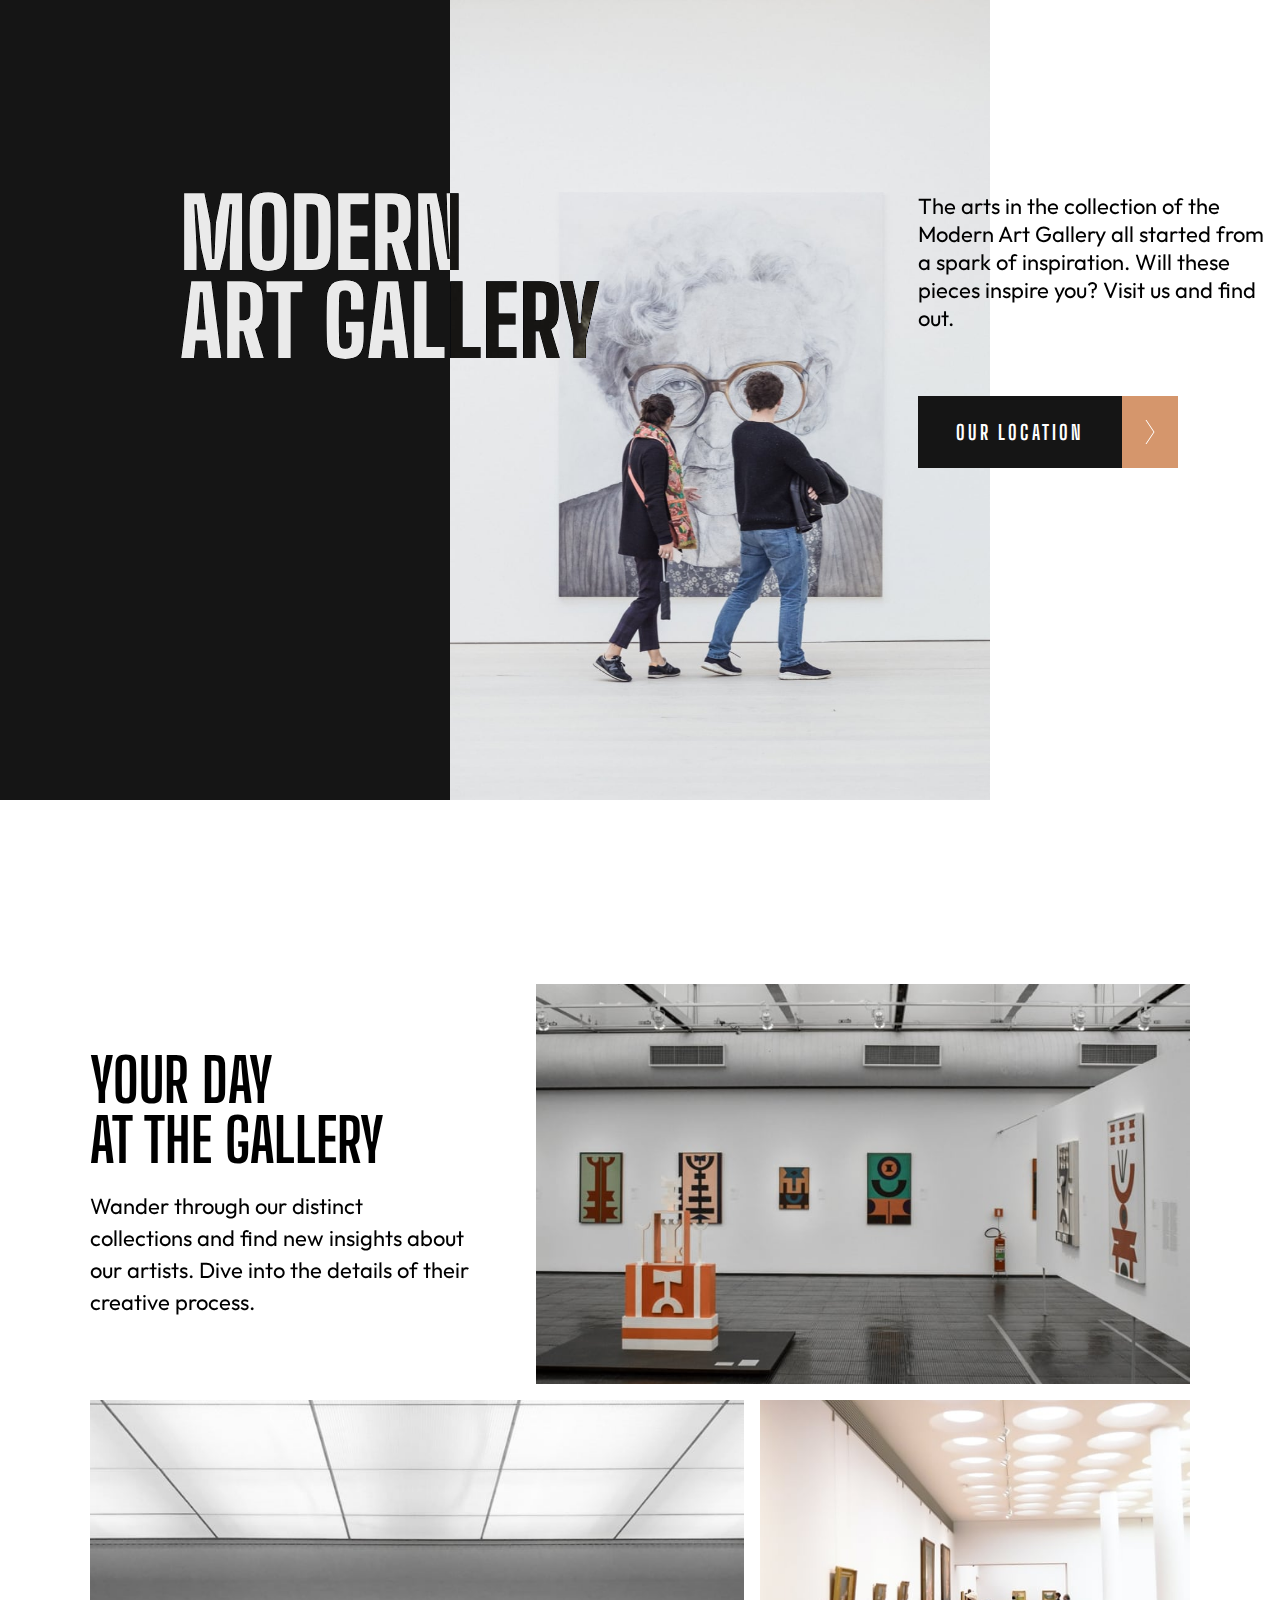
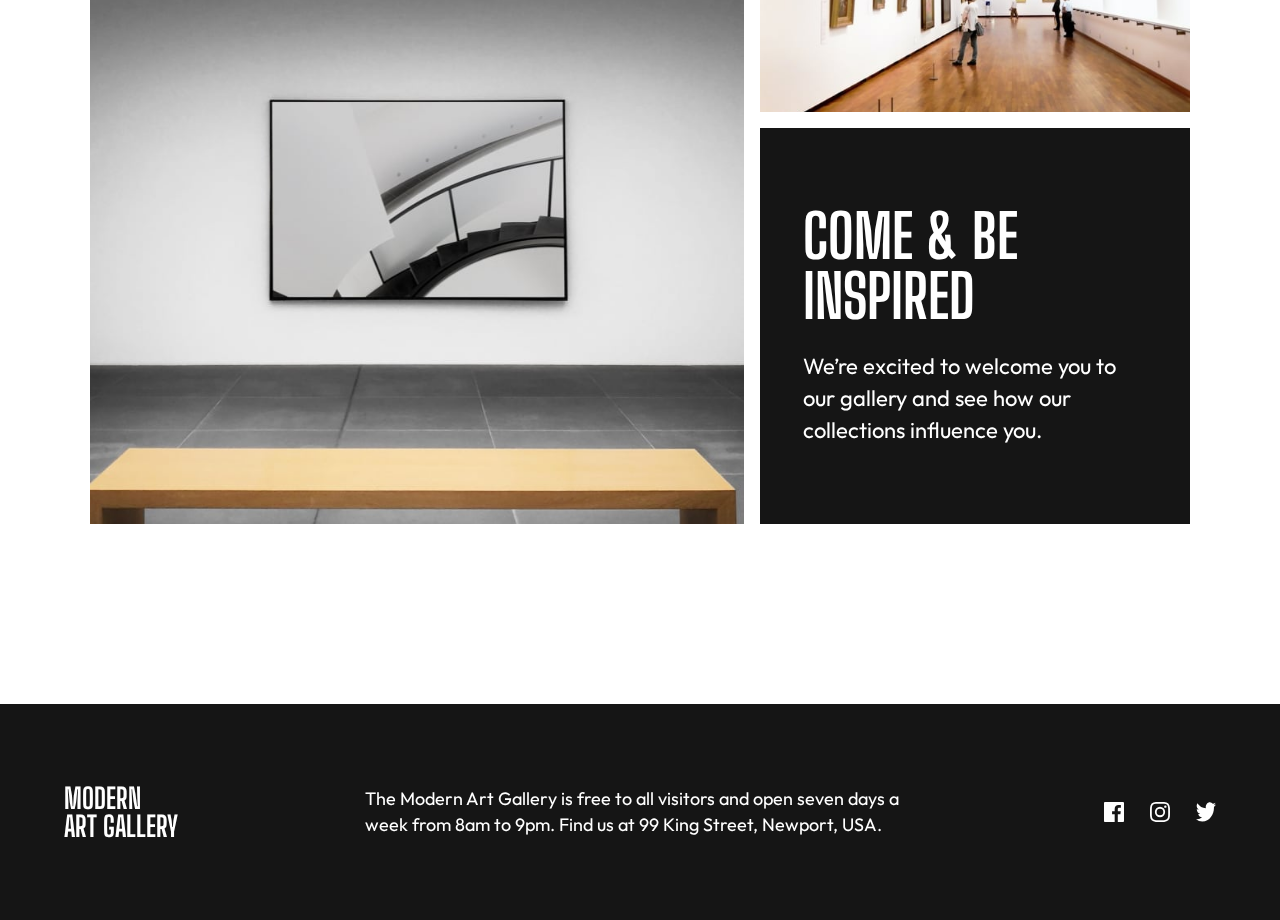
<file: index.html>
<!DOCTYPE html>
<html lang="en">

<head>
  <meta charset="UTF-8">
  <meta name="viewport" content="width=device-width, initial-scale=1.0">

  <link rel="preconnect" href="https://fonts.googleapis.com">
  <link rel="preconnect" href="https://fonts.gstatic.com" crossorigin>
  <link
    href="https://fonts.googleapis.com/css2?family=Big+Shoulders+Display:wght@400;700;800&family=Kumbh+Sans:wght@400;700&family=Outfit:wght@300&display=swap"
    rel="stylesheet">
  <title>Frontend Mentor | Art gallery website</title>
  <link rel="stylesheet" media="(max-width: 699px)" href="mobile.css">
  <link rel="stylesheet" media="(min-width: 700px) and (max-width: 1200px)" href="tablet.css">
  <link rel="stylesheet" media="(min-width: 1201px)" href="desktop.css">

</head>

<body>
  <header>
    <div class="header-BlackBlock"></div>
    <picture>
      <source media="(min-width: 2000px)" srcset="assets/desktop/image-hero@2x.jpg">
      <source media="(min-width: 1400px)" srcset="assets/desktop/image-hero.jpg">
      <source media="(min-width: 790px)" srcset="assets/tablet/image-hero@2x.jpg">
      <source media="(min-width: 700px )" srcset="assets/tablet/image-hero.jpg">
      <source media="(min-width: 376px)" srcset="assets/mobile/image-hero@2x.jpg">
      <img src="assets/mobile/image-hero.jpg" class="header-Image" alt="">
    </picture>

    <section class="header-TextWrapper">
      <h1 class="header-MainTitle difference">
        Modern <span class="art-gallery-textSpan">Art Gallery</span>
      </h1>

      <p class="header-Description">
        The arts in the collection of the Modern Art Gallery all started
        from a spark of inspiration. Will these pieces inspire you? Visit
        us and find out.
      </p>

      <div class="header-Location-OuterWrapper">
        <a href="location.html">
          <div class="header-Location-InnerWrapper">
            <h1>Our location</h1>
          </div>
        </a>
        <a href="location.html">
          <div class="rightArrow-Container">
            <img src="assets/icon-arrow-right.svg" alt="">
          </div>
        </a>
      </div>
    </section>

  </header>

  <main>

    <picture class="picture-1">
      <source media="(min-width: 2000px)" srcset="assets/desktop/image-grid-1@2x.jpg">
      <source media="(min-width: 1400px)" srcset="assets/desktop/image-grid-1.jpg">
      <source media="(min-width: 790px)" srcset="assets/tablet/image-grid-1@2x.jpg">
      <source media="(min-width: 700px)" srcset="assets/tablet/image-grid-1.jpg">
      <source media="(min-width: 376px)" srcset="assets/mobile/image-grid-1@2x.jpg">
      <img class="image-grid-1 grid-image" src="assets/mobile/image-grid-1.jpg" alt="">
    </picture>

    <section class="mainBody-Section-Top">
      <h1 class="mainBody-Heading-1">
        Your day <span class="heading1-textSpan">at the gallery</span>
      </h1>

      <p class="mainBody-Description-1">
        Wander through our distinct collections and find new insights about
        our artists. Dive into the details of their creative process.
      </p>
    </section>
    <picture class="picture-2">
      <source media="(min-width: 2000px)" srcset="assets/desktop/image-grid-2@2x.jpg">
      <source media="(min-width: 1400px)" srcset="assets/desktop/image-grid-2.jpg">
      <source media="(min-width: 790px)" srcset="assets/tablet/image-grid-2@2x.jpg">
      <source media="(min-width: 700px)" srcset="assets/tablet/image-grid-2.jpg">
      <source media="(min-width: 376px)" srcset="assets/mobile/image-grid-2@2x.jpg">
      <img class="image-grid-2 grid-image" src="assets/mobile/image-grid-2.jpg" alt="">
    </picture>

    <picture class="picture-3">
      <source media="(min-width: 2000px)" srcset="assets/desktop/image-grid-3@2x.jpg">
      <source media="(min-width: 1400px)" srcset="assets/desktop/image-grid-3.jpg">
      <source media="(min-width: 790px)" srcset="assets/tablet/image-grid-3@2x.jpg">
      <source media="(min-width: 700px)" srcset="assets/tablet/image-grid-3.jpg">
      <source media="(min-width: 376px)" srcset="assets/mobile/image-grid-3@2x.jpg">
      <img class="image-grid-3 grid-image" src="assets/mobile/image-grid-3.jpg" alt="">
    </picture>

    <section class="mainBody-Section-Bottom">
      <div class="mainBody-Bottom-textWrapper">
        <h1 class="mainBody-Heading-2">
          Come &amp; be inspired
        </h1>

        <p class="mainBody-Description2">
          We’re excited to welcome you to our gallery and see how our collections
          influence you.
        </p>
      </div>
    </section>
  </main>

  <footer>
    <h1 class="footer-MainTitle PageTitle">
      Modern <span class="art-gallery-textSpan">Art Gallery</span>
    </h1>

    <p class="footer-Description">
      The Modern Art Gallery is free to all visitors and open seven days a week
      from 8am to 9pm. Find us at 99 King Street, Newport, USA.
    </p>

    <div class="socialMedia-icons">
      <img src="assets/icon-facebook.svg" alt="facebook icon">
      <img src="assets/icon-instagram.svg" alt="instagram icon">
      <img src="assets/icon-twitter.svg" alt="twitter icon">
    </div>
  </footer>

</body>

</html>
</file>
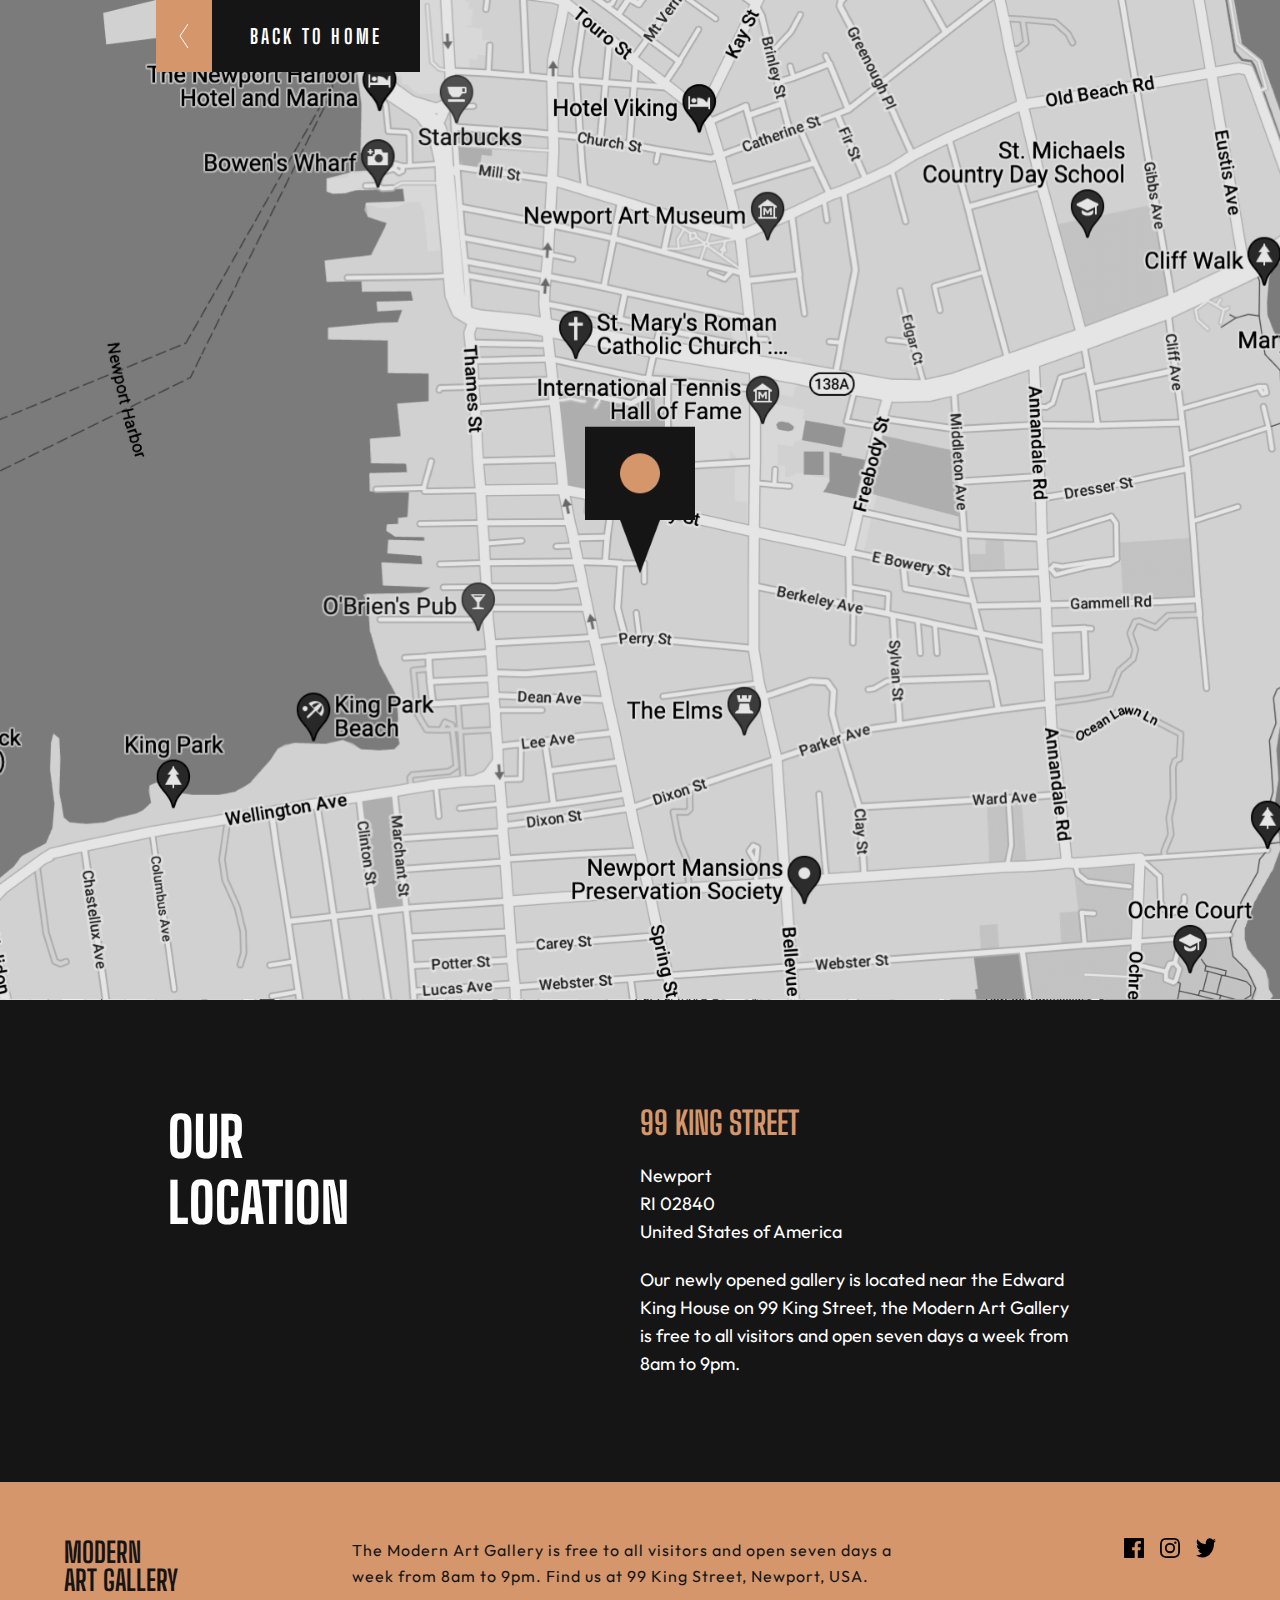
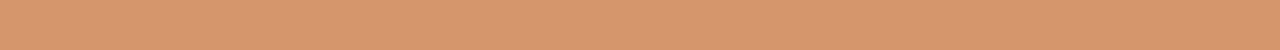
<file: location.html>
<!DOCTYPE html>
<html lang="en">

<head>
  <meta charset="UTF-8">
  <meta name="viewport" content="width=device-width, initial-scale=1.0">

  <link rel="icon" type="image/png" sizes="32x32" href="./assets/favicon-32x32.png">

  <link rel="preconnect" href="https://fonts.googleapis.com">
  <link rel="preconnect" href="https://fonts.gstatic.com" crossorigin>
  <link
    href="https://fonts.googleapis.com/css2?family=Big+Shoulders+Display:wght@400;700;800&family=Kumbh+Sans:wght@400;700&family=Outfit:wght@300&display=swap"
    rel="stylesheet">
  <title>Frontend Mentor | Art gallery website</title>
  <link rel="stylesheet" media="(max-width: 699px)" href="location-mobile.css">
  <link rel="stylesheet" media="(min-width: 700px) and (max-width: 1200px)" href="location-tablet.css">
  <link rel="stylesheet" media="(min-width: 1201px)" href="location-desktop.css">


</head>

<body>

  <section class="map-Section">
    <div class="backHome-OuterWrapper">
      <a href="index.html">
        <div class="leftArrow-Container">
          <img src="assets/icon-arrow-left.svg" alt="">
        </div>
      </a>
      <a href="index.html">
        <div class="backHome-InnerWrapper">
          <h1>Back to Home</h1>
        </div>
      </a>
    </div>

    <picture class="map-Wrapper">
      <source media="(min-width: 2000px)" srcset="assets/desktop/image-map@2x.png">
      <source media="(min-width: 1400px)" srcset="assets/desktop/image-map.png">
      <source media="(min-width: 790px)" srcset="assets/tablet/image-map@2x.png">
      <source media="(min-width: 700px)" srcset="assets/tablet/image-map.png">
      <source media="(min-width: 376px)" srcset="assets/mobile/image-map@2x.png">
      <img class="map-Image" src="assets/mobile/image-map.png" alt="">
    </picture>
  </section>

  <section class="address-Section">
    <h1 class="ourLocation-Header">Our location</h1>
    <p class="address">
      <span class="address-Street">99 King Street</span>
      <span>Newport</span>
      <span>RI 02840</span>
      <span>United States of America</span>
    </p>

    <p class="advisory">
      Our newly opened gallery is located near the Edward King House on 99 King
      Street, the Modern Art Gallery is free to all visitors and open seven days
      a week from 8am to 9pm.
    </p>
  </section>

  <footer>
    <h1 class="footer-MainTitle PageTitle">
      Modern <span class="art-gallery-textSpan">Art Gallery</span>
    </h1>

    <p class="footer-Description">
      The Modern Art Gallery is free to all visitors and open seven days a week
      from 8am to 9pm. Find us at 99 King Street, Newport, USA.
    </p>

    <div class="socialMedia-icons">
      <img src="assets/icon-facebook.svg" alt="facebook icon">
      <img src="assets/icon-instagram.svg" alt="instagram icon">
      <img src="assets/icon-twitter.svg" alt="twitter icon">
    </div>
  </footer>

</body>

</html>
</file>
<file: mobile.css>
/* Variables */
:root {
    font-size: 14px;
    --clr-whiskey: #d5966c;
    --clr-nero: #151515;
    --clr-charcoal: #444444;
    --clr-white: #ffffff;
    --font-BigShouldersDisplay: 'Big Shoulders Display', Helvetica, sans-serif;
}

* {
    font-family: 'Outfit', sans-serif;
}

/* || Resetting ||*/
/* Box-sizing */
*,
*::before,
*::after {
    box-sizing: border-box;
}

/* Remove default margin */
html,
body,
nav,
h1,
h2,
h3,
h4,
p{
  margin: 0;
}

/* COMPONENTS */

body {
    width: 100%;
}

.header-Image {
    width: 100%;
}

h1, 
.art-gallery-textSpan {
    font-family: var(--font-BigShouldersDisplay);
    text-transform: uppercase;
}

.header-TextWrapper {
    margin: 2rem 1rem;
}

.header-MainTitle {
    font-size: 3.75rem;
    font-weight: 800;
    line-height: 3.5rem;
}

.art-gallery-textSpan {
    display: block;
}

.header-Description {
    margin: 2rem 0;
    font-size: 1.125rem;
}

.header-Location-OuterWrapper {
    display: flex;
}

.header-Location-InnerWrapper {
    display: flex;
    justify-content: center;
    align-items: center;
    background-color: var(--clr-nero);
    color: var(--clr-white);
    width: 12.75rem;
    height: 4.5rem;
}

.header-Location-InnerWrapper h1 {
    font-size: 1.25rem;
    letter-spacing: 0.2rem;
}

.rightArrow-Container {
    background-color: var(--clr-whiskey);
    width: 3.5rem;
    height: 4.5rem;
    display: flex;
    justify-content: center;
    align-items: center;
}

main {
    margin: 7.5rem 1rem;
}

.grid-image {
    width: 100%;
}

.mainBody-Section-Top {
    margin: 1.5rem 0 2rem;
}

.mainBody-Heading-1 {
    font-size: 3.125rem;
    line-height: 2.8rem;
    margin-bottom: 1.3rem;
}

.heading1-textSpan {
    font-family: var(--font-BigShouldersDisplay);
    display: block;
}

.mainBody-Description-1 {
    font-size: 1.125rem;
    line-height: 1.75rem;
}

.image-grid-2 {
    margin-bottom: 1rem;
}

.image-grid-3 {
    margin-bottom: 1rem;
}

.mainBody-Section-Bottom {
    background-color: var(--clr-nero);
    height: 18.3rem;
    display: flex;
    flex-direction: column;
    justify-content: center;
}

.mainBody-Bottom-textWrapper {
    color: var(--clr-white);
    padding: 0 1.5rem;
}

.mainBody-Heading-2 {
    font-size: 3.125rem;
    line-height: 2.8rem;
    color: var(--clr-white);
    margin-bottom: 1.5rem;
}

.mainBody-Description2 {
    font-size: 1.125rem;
    line-height: 1.75rem;
}

footer {
    background-color: var(--clr-nero);
    color: var(--clr-white);
    padding: 3rem 2rem;
    height: 21rem;
    display: flex;
    flex-direction: column;
    justify-content: space-between;
}

.footer-MainTitle {
    font-size: 1.75rem;
    line-height: 1.75rem;
}

.footer-Description {
    font-size: 1rem;
    line-height: 1.6rem;
}

.socialMedia-icons {
    display: flex;
    width: 7rem;
    justify-content: space-between;
}
</file>
<file: tablet.css>
/* Variables */
    :root {
        font-size: 16px;
        --clr-whiskey: #d5966c;
        --clr-nero: #151515;
        --clr-charcoal: #444444;
        --clr-white: #ffffff;
        --font-BigShouldersDisplay: 'Big Shoulders Display', Helvetica, sans-serif;
    }
    
    * {
        font-family: 'Outfit', sans-serif;
    }
    
    /* || Resetting ||*/
    /* Box-sizing */
    *,
    *::before,
    *::after {
        box-sizing: border-box;
    }
    
    /* Removing default styling of anchor tag */
    a, a:hover, a:focus, a:active {
        text-decoration: none;
        color: inherit;
        font-family: inherit;
    }


    /* Remove default margin */
    html,
    body,
    nav,
    h1,
    h2,
    h3,
    h4,
    p{
      margin: 0;
    }
    
    /* COMPONENTS */
    
    body {
        width: 100%;
    }
    
        @media (min-width: 775px) {
            header,
            main {
                margin-left: 5%;
                margin-right: 5%;
            }
        }

    header {
        display: flex;
        align-items: center;
    }

    .header-Image {
        max-height: 43.75rem;
    }
    
    .header-TextWrapper {
        margin-left: -3.8rem;
        margin-right: .3rem;
        width: 24rem;
    }
        @media (min-width: 760px) {
            .header-TextWrapper {
                margin-left: -3.8rem;
            }
        }
        @media (min-width: 820px) and (max-width: 950px) {
            .header-TextWrapper {
                max-width: 28rem;
            }
        }

        @media (min-width: 951px) {
            .header-TextWrapper {
                margin: 0 auto;
                max-width: 28rem;
            }
        }

    h1, 
    .art-gallery-textSpan {
        font-family: var(--font-BigShouldersDisplay);
        text-transform: uppercase;
    }
    
    .header-MainTitle {
        font-size: 4.3rem;
        font-weight: 800;
        line-height: 4rem;
    }
    
    .art-gallery-textSpan {
        display: block;
    }
    
    .header-Description {
        margin: 3rem 0;
        font-size: 1.125rem;
        line-height: 1.75rem;
    }
    
    .header-Location-OuterWrapper {
        display: flex;
    }
    
    .header-Location-InnerWrapper {
        display: flex;
        justify-content: center;
        align-items: center;
        background-color: var(--clr-nero);
        color: var(--clr-white);
        width: 12.75rem;
        height: 4.5rem;
    }
    
    .header-Location-InnerWrapper h1 {
        font-size: 1.25rem;
        letter-spacing: 0.2rem;
    }
    
    .rightArrow-Container {
        background-color: var(--clr-whiskey);
        width: 3.5rem;
        height: 4.5rem;
        display: flex;
        justify-content: center;
        align-items: center;
    }
    
    main {
        margin: 7.5rem 2.5rem;
        display: grid;
        grid-template-columns: repeat(5, 1fr);
        grid-template-rows: 25rem 19.5rem 24.75rem;
        gap: 1rem;
    }
    
    .grid-image {
        width: 100%;
        height: 100%;
        object-fit: cover;
    }
    
    .mainBody-Section-Top {
        margin: auto 0;
        height: 100%;
        grid-column-start: 1;
        grid-column-end: 3;
        grid-row-start: 1;
        grid-row-end: 2;
        display: flex;
        flex-direction: column;
        justify-content: center;
    }
    
    .mainBody-Heading-1 {
        font-size: 3.125rem;
        line-height: 2.8rem;
        margin-bottom: 1.3rem;
        width: 80%;
    }
    
    .heading1-textSpan {
        font-family: var(--font-BigShouldersDisplay);
        display: block;
    }
    
    .mainBody-Description-1 {
        font-size: 1.125rem;
        line-height: 1.75rem;
        width: 88%;
    }
    
    .picture-1 {
        grid-column-start: 3;
        grid-column-end: 6;
        grid-row-start: 1;
        grid-row-end: 2;
    }

    .picture-2 {
        grid-column-start: 1;
        grid-column-end: 4;
        grid-row-start: 2;
        grid-row-end: 4;
    }

    .picture-3 {
        grid-column-start: 4;
        grid-column-end: 6;
        grid-row-start: 2;
        grid-row-end: 3;
    }

    .mainBody-Section-Bottom {
        background-color: var(--clr-nero);
        height: 100%;
        grid-column-start: 4;
        grid-column-end: 6;
        grid-row-start: 3;
        grid-row-end: 4;
        display: flex;
        flex-direction: column;
        justify-content: center;
        align-items: center;
    }
    
    .mainBody-Bottom-textWrapper {
        color: var(--clr-white);
        padding: 0 10%;
    }
    
    .mainBody-Heading-2 {
        font-size: 3.125rem;
        line-height: 2.8rem;
        color: var(--clr-white);
        margin-bottom: 1.5rem;
    }
    
    .mainBody-Description2 {
        font-size: 1.125rem;
        line-height: 1.75rem;
    }
    
    footer {
        background-color: var(--clr-nero);
        color: var(--clr-white);
        padding: 3rem 5%;
        height: 13.5rem;
        display: flex;
        justify-content: space-between;
        align-items: center;
    }
    
    .footer-MainTitle {
        font-size: 1.75rem;
        line-height: 1.75rem;
        min-width: 8rem;
    }
    
    .footer-Description {
        font-size: 1rem;
        line-height: 1.625rem;
        width: 16rem;
    }
        @media (min-width: 910px) {
            .footer-Description {
                /* width: 24rem; */
                width: auto;
                padding: 0 15%;
            }
        }

    .socialMedia-icons {
        display: flex;
        min-width: 6.5rem;
        justify-content: space-between;
        
    }
</file>
<file: desktop.css>
/* Variables */
     :root {
        font-size: 16px;
        --clr-whiskey: #d5966c;
        --clr-nero: #151515;
        --clr-charcoal: #444444;
        --clr-white: #ffffff;
        --font-BigShouldersDisplay: 'Big Shoulders Display', Helvetica, sans-serif;
    }
    
    * {
        font-family: 'Outfit', sans-serif;
    }
    
    /* || Resetting ||*/
    /* Box-sizing */
    *,
    *::before,
    *::after {
        box-sizing: border-box;
    }
    
    /* Removing default styling of anchor tag */
    a, a:hover, a:focus, a:active {
        text-decoration: none;
        color: inherit;
        font-family: inherit;
    }

    /* Remove default margin */
    html,
    body,
    nav,
    div,
    h1,
    h2,
    h3,
    h4,
    p{
      margin: 0;
    }
    
    /* COMPONENTS */
    
    body {
        width: 100%;
    }

    header {
        display: flex;
        position: relative;
    }

    .header-BlackBlock {
        background-color: var(--clr-nero);
        width: 28.125rem;
        height: 50rem;
    }
        @media (min-width: 1275px) {
            header {
                margin-right: 7%;
            }
            .header-BlackBlock {
                min-width: 28.125rem;
                max-width: 60%;
                flex-grow: 1;
            }
        }
    

    .header-Image {
        width: 33.75rem;
        height: 50rem;
    }
    
    .header-TextWrapper {
        margin-left: -4.5rem;
        margin-right: .3rem;
        max-width: 22rem;
    }

    .difference {
        mix-blend-mode:difference;
    }

    h1, 
    .art-gallery-textSpan {
        font-family: var(--font-BigShouldersDisplay);
        text-transform: uppercase;
    }
    
    .header-MainTitle {
        background-color: black;
        color: var(--clr-white);
        font-size: 6rem;
        font-weight: 800;
        line-height: 5.5rem;
        width: 28rem;
        position: relative;
        left: -46.1rem;
        top: 11.8rem;
    }

    .art-gallery-textSpan {
        display: block;
    }

        @media (min-width: 2001px) {
            .header-MainTitle {
                width: 46rem;
                position: relative;
                left: -85rem;
                top: 18rem;
            }
            .art-gallery-textSpan {
                display: inline;
            }
        }
    
    .header-Description {
        margin: 1rem 0 4rem;
        font-size: 1.375rem;
        line-height: 1.75rem;
        isolation: isolate;
    }
    
    .header-Location-OuterWrapper {
        display: flex;
        isolation: isolate;
    }
    
    .header-Location-InnerWrapper {
        display: flex;
        justify-content: center;
        align-items: center;
        background-color: var(--clr-nero);
        color: var(--clr-white);
        width: 12.75rem;
        height: 4.5rem;
    }
    
    .header-Location-InnerWrapper h1 {
        font-size: 1.25rem;
        letter-spacing: 0.2rem;
    }
    
    .rightArrow-Container {
        background-color: var(--clr-whiskey);
        width: 3.5rem;
        height: 4.5rem;
        display: flex;
        justify-content: center;
        align-items: center;
    }
    
    main {
        margin: 11.25rem 7%;
        display: grid;
        grid-template-columns: repeat(5, 1fr);
        grid-template-rows: 25rem 19.5rem 24.75rem;
        gap: 1rem;
    }
        @media (min-width: 1600px) {
            main {
                width: 87.5rem;
                margin: 11.25rem auto;
            }
        }
    
    .grid-image {
        width: 100%;
        height: 100%;
        object-fit: cover;
    }
    
    .mainBody-Section-Top {
        margin: auto 0;
        height: 100%;
        grid-column-start: 1;
        grid-column-end: 3;
        grid-row-start: 1;
        grid-row-end: 2;
        display: flex;
        flex-direction: column;
        justify-content: center;
    }
    
    .mainBody-Heading-1 {
        font-size: 3.75rem;
        line-height: 3.75rem;
        margin-bottom: 1.3rem;
        width: 80%;
    }
    
    .heading1-textSpan {
        font-family: var(--font-BigShouldersDisplay);
        display: block;
    }
    
    .mainBody-Description-1 {
        font-size: 1.375rem;
        line-height: 2rem;
        width: 88%;
    }
    
    .picture-1 {
        grid-column-start: 3;
        grid-column-end: 6;
        grid-row-start: 1;
        grid-row-end: 2;
    }

    .picture-2 {
        grid-column-start: 1;
        grid-column-end: 4;
        grid-row-start: 2;
        grid-row-end: 4;
    }

    .picture-3 {
        grid-column-start: 4;
        grid-column-end: 6;
        grid-row-start: 2;
        grid-row-end: 3;
    }

    .mainBody-Section-Bottom {
        background-color: var(--clr-nero);
        height: 100%;
        grid-column-start: 4;
        grid-column-end: 6;
        grid-row-start: 3;
        grid-row-end: 4;
        display: flex;
        flex-direction: column;
        justify-content: center;
        align-items: center;
    }
    
    .mainBody-Bottom-textWrapper {
        color: var(--clr-white);
        padding: 0 10%;
    }
    
    .mainBody-Heading-2 {
        font-size: 3.75rem;
        line-height: 3.75rem;
        color: var(--clr-white);
        margin-bottom: 1.5rem;
    }
    
    .mainBody-Description2 {
        font-size: 1.375rem;
        line-height: 2rem;
    }
    
    footer {
        background-color: var(--clr-nero);
        color: var(--clr-white);
        padding: 3rem 5%;
        height: 13.5rem;
        display: flex;
        justify-content: space-between;
        align-items: center;
    }
    
    .footer-MainTitle {
        font-size: 1.75rem;
        line-height: 1.75rem;
        min-width: 8rem;
    }
    
    .footer-Description {
        font-size: 1.125rem;
        line-height: 1.625rem;
        padding: 0 15%;
    }

    .socialMedia-icons {
        display: flex;
        min-width: 7rem;
        justify-content: space-between;
        
    }
</file>
<file: location-mobile.css>
/* Variables */
:root {
    font-size: 14px;
    --clr-whiskey: #d5966c;
    --clr-nero: #151515;
    --clr-charcoal: #444444;
    --clr-white: #ffffff;
    --font-BigShouldersDisplay: 'Big Shoulders Display', Helvetica, sans-serif;
}

* {
    font-family: 'Outfit', sans-serif;
}

/* || Resetting ||*/
/* Box-sizing */
*,
*::before,
*::after {
    box-sizing: border-box;
}

/* Removing default styling of anchor tag */
a, a:hover, a:focus, a:active {
    text-decoration: none;
    color: inherit;
    font-family: inherit;
}

/* Remove default margin */
html,
body,
nav,
div,
h1,
h2,
h3,
h4,
p {
  margin: 0;
}

/* COMPONENTS */

body {
    width: 100%;
}

h1,
.art-gallery-textSpan {
    font-family: var(--font-BigShouldersDisplay);
    text-transform: uppercase;
}

.map-Section {
    position: relative;
}

.backHome-OuterWrapper {
    display: flex;
    position: absolute;
}

.backHome-InnerWrapper {
    display: flex;
    justify-content: center;
    align-items: center;
    background-color: var(--clr-nero);
    color: var(--clr-white);
    width: 13rem;
    height: 4.5rem;
}

.backHome-InnerWrapper h1 {
    font-size: 1.25rem;
    letter-spacing: 0.2rem;
}

.leftArrow-Container {
    background-color: var(--clr-whiskey);
    width: 3.5rem;
    height: 4.5rem;
    display: flex;
    justify-content: center;
    align-items: center;
}

.map-Wrapper {
    width: 100%;
}

.map-Image {
    display: block;
    width: 100%;
}

.address-Section {
    background-color: var(--clr-nero);
    padding: 3rem 1.5rem;
}
    @media (min-width: 500px) {
        .address-Section {
            padding: 3rem 7%;
        }
    }

    /* @media (min-width: 600px) {
        .address-Section {
            padding: 3rem 10%;
        }
    } */

.ourLocation-Header {
    font-size: 3.125rem;
    color: var(--clr-white);
    margin-bottom: 3rem;
}

.address-Street {
    display: block;
    color: var(--clr-whiskey);
    text-transform: uppercase;
    font-family: var(--font-BigShouldersDisplay);
    font-size: 2rem;
    font-weight: 700;
    margin-bottom: 1.25rem;
}

.address span:not(:first-child) {
    display: block;
    font-size: 1.2rem;
    color: var(--clr-white);
    line-height: 1.75rem;
}

.advisory {
    margin-top: 1.25rem;
    font-size: 1.2rem;
    line-height: 1.75rem;
    color: var(--clr-white);
}

footer {
    background-color: var(--clr-whiskey);
    color: var(--clr-nero);
    padding: 3rem 2rem;
    height: 21rem;
    display: flex;
    flex-direction: column;
    justify-content: space-between;
}

.footer-MainTitle {
    font-size: 1.75rem;
    line-height: 1.75rem;
}
.art-gallery-textSpan {
    display: block;
}

.footer-Description {
    font-size: 1rem;
    line-height: 1.6rem;
}

.socialMedia-icons {
    display: flex;
    width: 7rem;
    justify-content: space-between;
    color: blue;
}

.socialMedia-icons img{
    filter: invert(1);
}
</file>
<file: location-tablet.css>
/* Variables */
:root {
    font-size: 16px;
    --clr-whiskey: #d5966c;
    --clr-nero: #151515;
    --clr-charcoal: #444444;
    --clr-white: #ffffff;
    --font-BigShouldersDisplay: 'Big Shoulders Display', Helvetica, sans-serif;
}

* {
    font-family: 'Outfit', sans-serif;
}

/* || Resetting ||*/
/* Box-sizing */
*,
*::before,
*::after {
    box-sizing: border-box;
}

/* Removing default styling of anchor tag */
a, a:hover, a:focus, a:active {
    text-decoration: none;
    color: inherit;
    font-family: inherit;
}

/* Remove default margin */
html,
body,
nav,
div,
h1,
h2,
h3,
h4,
p {
  margin: 0;
}

/* COMPONENTS */

body {
    width: 100%;
}

h1,
.art-gallery-textSpan {
    font-family: var(--font-BigShouldersDisplay);
    text-transform: uppercase;
}

.map-Section {
    position: relative;
}

.backHome-OuterWrapper {
    display: flex;
    position: absolute;
    left: 2.45rem;
}

.backHome-InnerWrapper {
    display: flex;
    justify-content: center;
    align-items: center;
    background-color: var(--clr-nero);
    color: var(--clr-white);
    width: 13rem;
    height: 4.5rem;
}

.backHome-InnerWrapper h1 {
    font-size: 1.25rem;
    letter-spacing: 0.2rem;
}

.leftArrow-Container {
    background-color: var(--clr-whiskey);
    width: 3.5rem;
    height: 4.5rem;
    display: flex;
    justify-content: center;
    align-items: center;
}

.map-Wrapper {
    width: 100%;
}

.map-Image {
    display: block;
    width: 100%;
}

.address-Section {
    background-color: var(--clr-nero);
    padding: 5.5rem 2.5rem;
    display: grid;
    column-gap: 0;
    grid-template-columns: 42% 58%;
    justify-content: center;
}
    @media (min-width: 941px) {
        .address-Section {
            grid-template-columns: 22.6rem 31.2rem;
        }
    }

.ourLocation-Header {
    font-size: 3.45rem;
    font-weight: 800;
    width: 14rem;
    color: var(--clr-white);
}

.address-Street {
    display: block;
    color: var(--clr-whiskey);
    text-transform: uppercase;
    font-family: var(--font-BigShouldersDisplay);
    font-size: 2rem;
    font-weight: 700;
    margin-bottom: 1.25rem;
}

.address span:not(:first-child) {
    display: block;
    font-size: 1.125rem;
    color: var(--clr-white);
    line-height: 1.75rem;
}

.advisory {
    margin-top: 1.25rem;
    font-size: 1.125rem;
    line-height: 1.75rem;
    color: var(--clr-white);
    grid-column: 2 / 3;
}

footer {
    background-color: var(--clr-whiskey);
    color: var(--clr-nero);
    padding: 3.5rem 5%;
    display: flex;
    flex-direction: row;
    align-items: flex-start;
    justify-content: space-between;
}

.footer-MainTitle {
    font-size: 1.75rem;
    line-height: 1.75rem;
    width: 8rem;
    flex-grow: 0;
}
.art-gallery-textSpan {
    display: block;
}

.footer-Description {
    font-size: 1rem;
    line-height: 1.6rem;
    letter-spacing: 1px;
    width: 21rem;
}
    @media (min-width: 851px) {
        .footer-Description {
            width: 28rem;
        }
    }

.socialMedia-icons {
    display: flex;
    width: 7rem;
    justify-content: space-between;
    flex-grow: 0;
}

.socialMedia-icons img{
    filter: invert(1);
}
</file>
<file: location-desktop.css>
/* Variables */
:root {
    font-size: 16px;
    --clr-whiskey: #d5966c;
    --clr-nero: #151515;
    --clr-charcoal: #444444;
    --clr-white: #ffffff;
    --font-BigShouldersDisplay: 'Big Shoulders Display', Helvetica, sans-serif;
}

* {
    font-family: 'Outfit', sans-serif;
}

/* || Resetting ||*/
/* Box-sizing */
*,
*::before,
*::after {
    box-sizing: border-box;
}

/* Removing default styling of anchor tag */
a, a:hover, a:focus, a:active {
    text-decoration: none;
    color: inherit;
    font-family: inherit;
}

/* Remove default margin */
html,
body,
nav,
div,
h1,
h2,
h3,
h4,
p {
  margin: 0;
}

/* COMPONENTS */

body {
    width: 100%;
}

h1,
.art-gallery-textSpan {
    font-family: var(--font-BigShouldersDisplay);
    text-transform: uppercase;
}

.map-Section {
    position: relative;
}

.backHome-OuterWrapper {
    display: flex;
    position: absolute;
    left: 9.75rem;
}

.backHome-InnerWrapper {
    display: flex;
    justify-content: center;
    align-items: center;
    background-color: var(--clr-nero);
    color: var(--clr-white);
    width: 13rem;
    height: 4.5rem;
}

.backHome-InnerWrapper h1 {
    font-size: 1.25rem;
    letter-spacing: 0.2rem;
}

.leftArrow-Container {
    background-color: var(--clr-whiskey);
    width: 3.5rem;
    height: 4.5rem;
    display: flex;
    justify-content: center;
    align-items: center;
}

.map-Wrapper {
    width: 100%;
}

.map-Image {
    display: block;
    width: 100%;
}

.address-Section {
    background-color: var(--clr-nero);
    padding: 6.5rem 10.5rem;
    display: grid;
    grid-template-columns: 50% 50%;
    justify-content: center;
}

.ourLocation-Header {
    font-size: 3.45rem;
    font-weight: 800;
    width: 14rem;
    color: var(--clr-white);
}

.address-Street {
    display: block;
    color: var(--clr-whiskey);
    text-transform: uppercase;
    font-family: var(--font-BigShouldersDisplay);
    font-size: 2rem;
    font-weight: 700;
    margin-bottom: 1.25rem;
}

.address span:not(:first-child) {
    display: block;
    font-size: 1.125rem;
    color: var(--clr-white);
    line-height: 1.75rem;
}

.advisory {
    color: var(--clr-white);
    margin-top: 1.25rem;
    font-size: 1.125rem;
    line-height: 1.75rem;
    grid-column: 2 / 3;
    width: 27rem;
}
    @media (min-width: 1500px) {
        .ourLocation-Header {
            width: 18rem;
        }
        .address-Section {
            padding: 6.5rem 12%;
        }
        .advisory {
            width: auto;
        }
    }

    @media (min-width: 1700px) {
        .address-Section {
            padding: 6.5rem 15%;
            display: flex;
            justify-content: space-between;
            align-items: flex-start;
        }
        .address-Street {
            display: block;
            font-size: 2rem;
            font-weight: 700;
            margin-bottom: 1.25rem;
        }
        .advisory {
            margin-top: 0;
            width: 27rem;
        }
    }

footer {
    background-color: var(--clr-whiskey);
    color: var(--clr-nero);
    padding: 3.5rem 5%;
    display: flex;
    flex-direction: row;
    align-items: flex-start;
    justify-content: space-between;
}

.footer-MainTitle {
    font-size: 1.75rem;
    line-height: 1.75rem;
    flex-basis: 0;
    flex-grow: 1;
}
.art-gallery-textSpan {
    display: block;
}

.footer-Description {
    font-size: 1rem;
    line-height: 1.6rem;
    letter-spacing: 1px;
    flex-basis: 0;
    flex-grow: 2;
}

.socialMedia-icons {
    display: flex;
    flex-basis: 0;
    flex-grow: 1;
    justify-content: flex-end;

}

.socialMedia-icons img{
    filter: invert(1);
    margin-left: 1rem;
}
</file>
